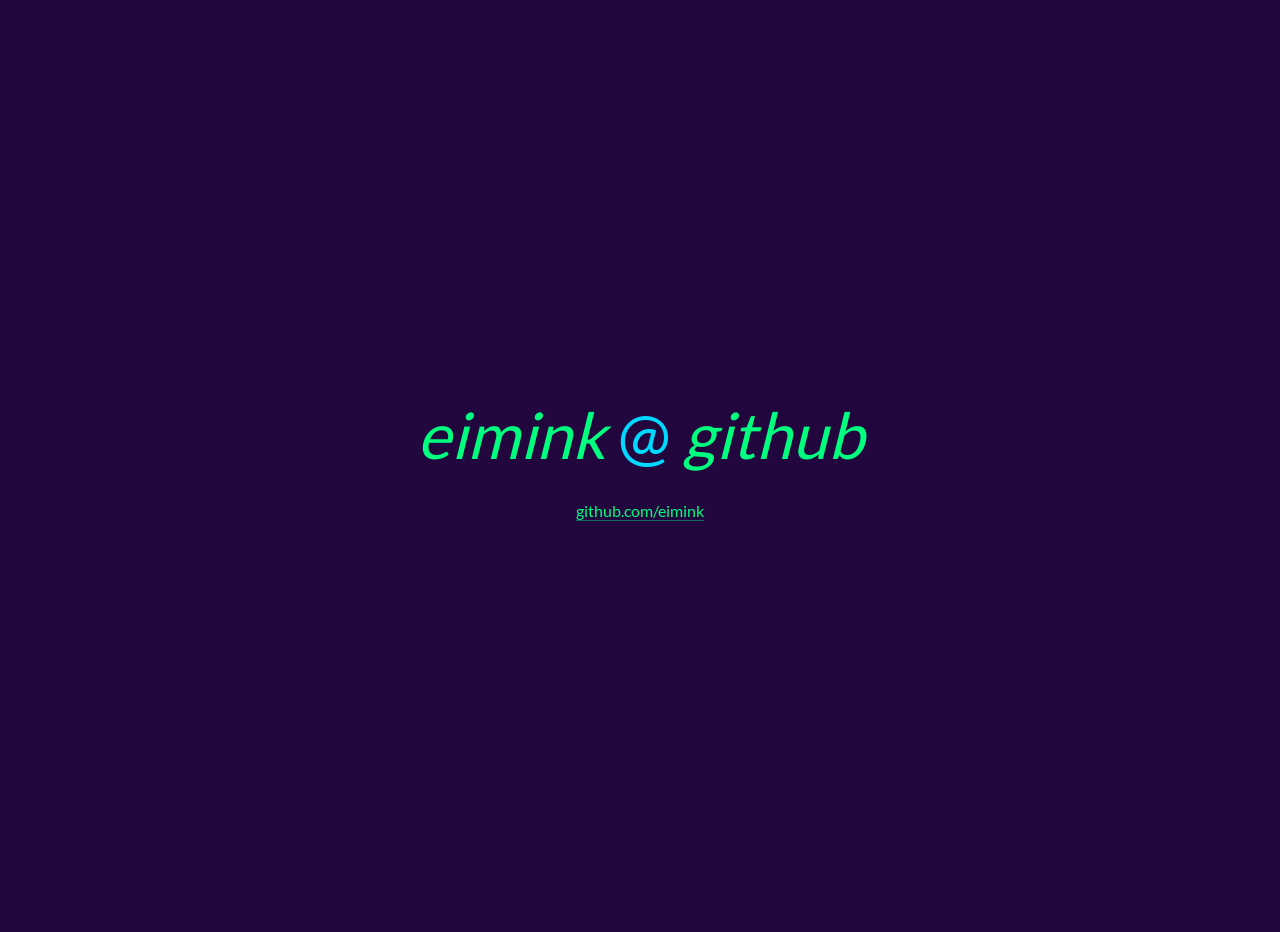
<file: index.html>
<!DOCTYPE html>
<html lang="en">
<head>
    <meta charset="UTF-8">
    <link rel="stylesheet" href="styles.css">
    <title>eimink</title>
    <meta name="description" content="eimink @ github">
    <meta name="viewport" content="width=device-width, initial-scale=1.0">
    <meta name="author" content="Tea Kauppinen">
</head>
<body class="body-background">
    <main class="landing">
        <h1 class="landing-title">eimink <span>@</span> github</h1>
        <p><a href="https://github.com/eimink">github.com/eimink</a></p>
    </main>
</body>
</html>
</file>
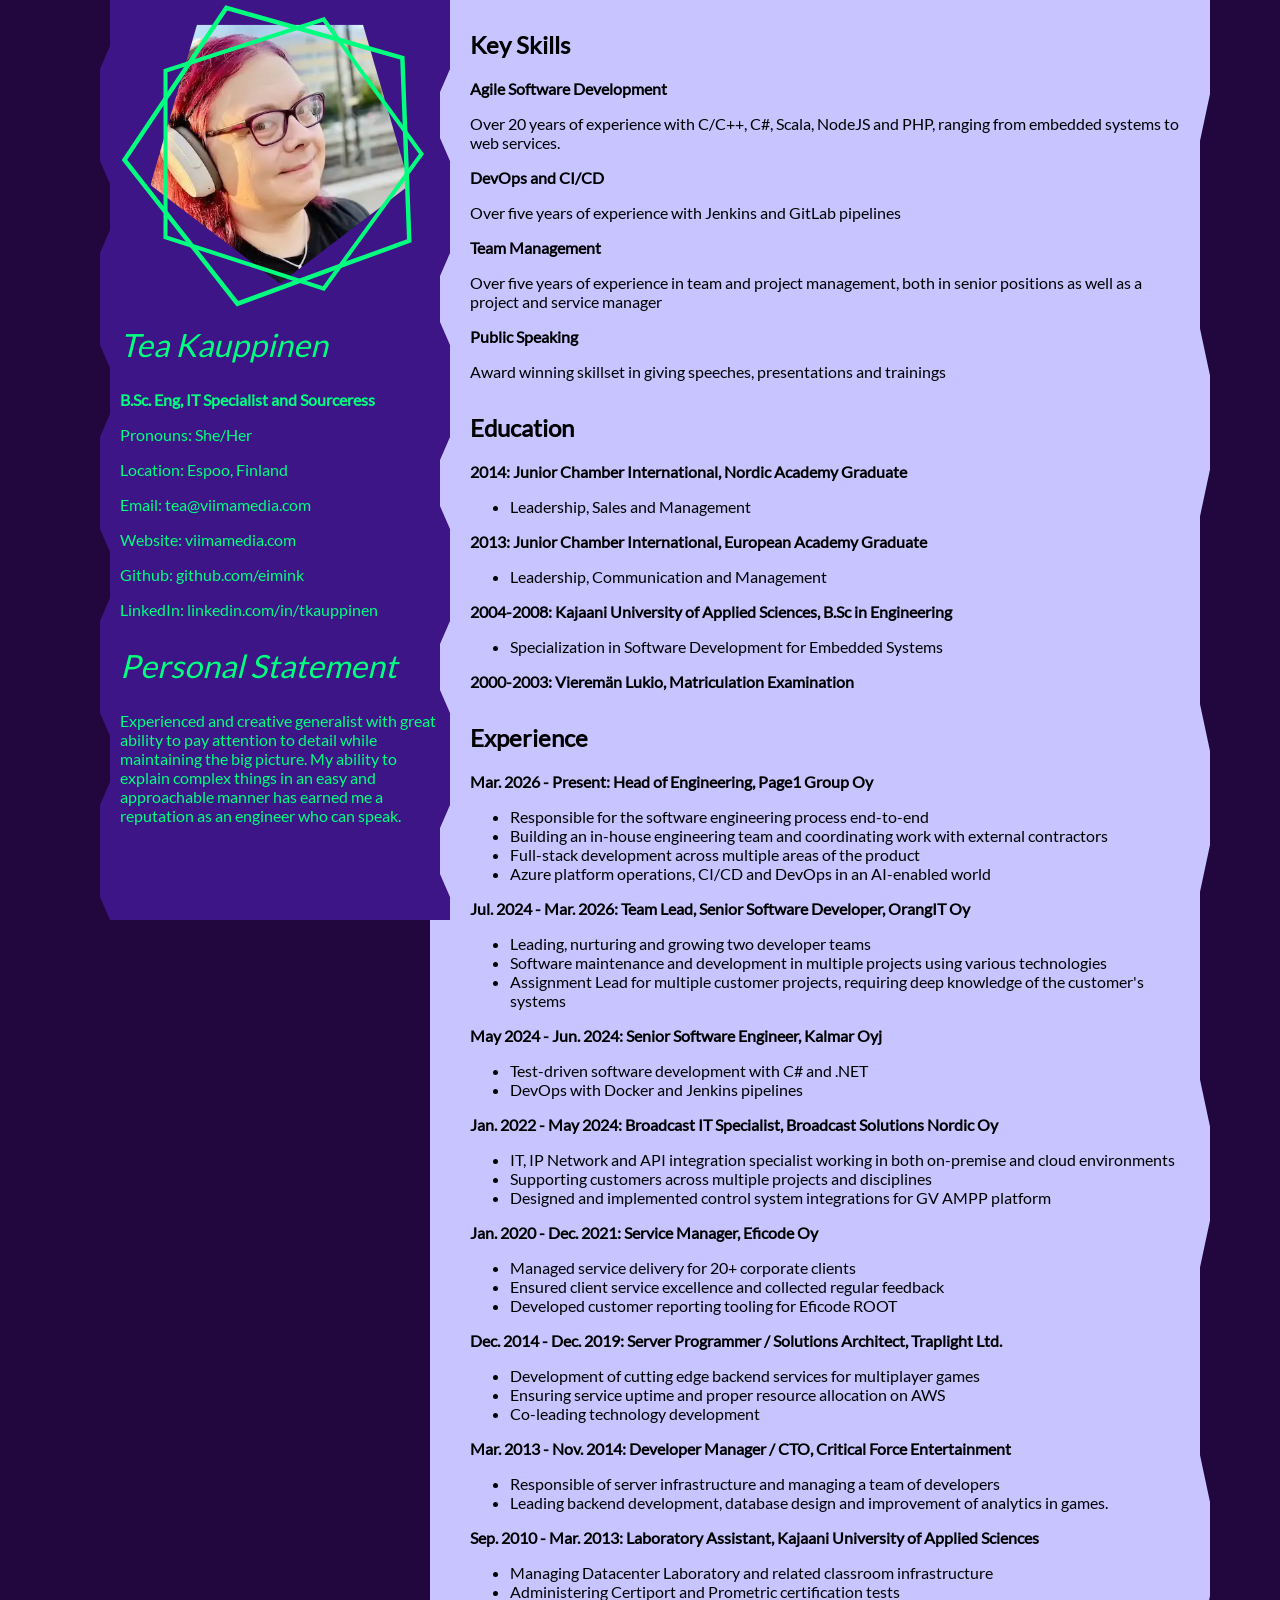
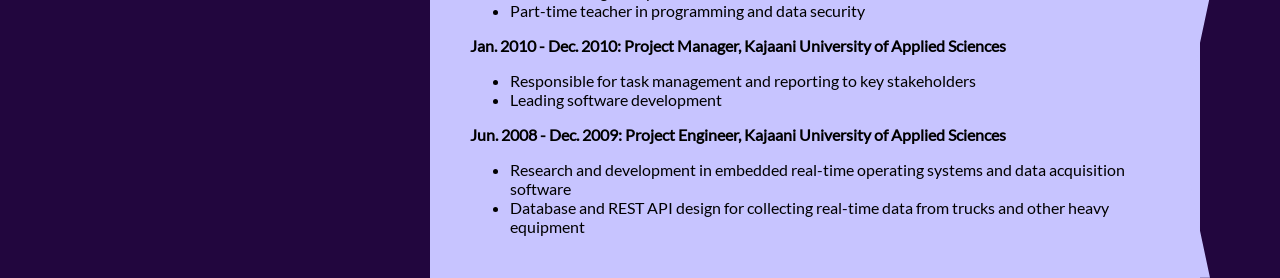
<file: cv.html>
<!DOCTYPE html>
<html lang="en" charset="UTF-8">
<head>
    <link rel="stylesheet" href="styles.css">
    <title>Tea Kauppinen - CV</title>
    <meta name="description" content="Tea Kauppinen's CV">
    <meta charset="UTF-8">
    <meta lang="en">
    <meta name="viewport" content="width=device-width, initial-scale=1.0">
    <meta name="author" content="Tea Kauppinen">
</head>
<body class="body-background">
    <div class="container">
        <div class="left-column left-background">
            <div class="polyline-border-left body-background"></div>
            <div class="polyline-border-right right-background"></div>
            <div class="image-container">
                <div class="pentagon-border-1"></div>
                <div class="pentagon-border-2"></div>
                <div class="image-profile">
                    <img src="./images/profilepic.webp" alt="Profile Picture">
                </div>

            </div>
            <div class="personal-details left-content">
                <h2>Tea Kauppinen</h2>
                <p class="title-bold">B.Sc. Eng, IT Specialist and Sourceress</p>
                <p>Pronouns: She/Her</p>
                <p>Location: Espoo, Finland</p>
                <p>Email: tea@viimamedia.com</p>
                <p>Website: viimamedia.com</p>
                <p>Github: github.com/eimink</p>
                <p>LinkedIn: linkedin.com/in/tkauppinen</p>
            </div>
            <div class="personal-statement left-content">
                <!-- Personal statement content -->
                <h2>Personal Statement</h2>
                <p>Experienced and creative generalist with great ability to pay attention to detail while maintaining the big picture. My ability to explain complex things in an easy and approachable manner has earned me a reputation as an engineer who can speak.</p>
            </div>
        </div>
        <div class="right-column right-background">
            <div class="polyline-border-right right-background"></div>
            <div class="content-section">
                <h2>Key Skills</h2>
                <p class="title-bold">Agile Software Development</p>
                <p>Over 20 years of experience with C/C++, C#, Scala, NodeJS and PHP, ranging from embedded systems to web services.</p>
                <p class="title-bold">DevOps and CI/CD</p>
                <p>Over five years of experience with Jenkins and GitLab pipelines</p>
                <p class="title-bold">Team Management</p>
                <p>Over five years of experience in team and project management, both in senior positions as well as a project and service manager</p>
                <p class="title-bold">Public Speaking</p>
                <p>Award winning skillset in giving speeches, presentations and trainings</p>
            </div>
            <div class="content-section">
                <h2>Education</h2>
                <p class="title-bold">2014: Junior Chamber International, Nordic Academy Graduate</p>
                <ul><li>Leadership, Sales and Management</li></ul>
                <p class="title-bold">2013: Junior Chamber International, European Academy Graduate</p>
                <ul><li>Leadership, Communication and Management</li></ul>
                <p class="title-bold">2004-2008: Kajaani University of Applied Sciences, B.Sc in Engineering</p>
                <ul><li>Specialization in Software Development for Embedded Systems</li></ul>
                <p class="title-bold">2000-2003: Vieremän Lukio, Matriculation Examination</p>
            </div>
            <div class="content-section">
                <h2>Experience</h2>
                <p class="title-bold">Mar. 2026 - Present: Head of Engineering, Page1 Group Oy</p>
                <ul>
                    <li>Responsible for the software engineering process end-to-end</li>
                    <li>Building an in-house engineering team and coordinating work with external contractors</li>
                    <li>Full-stack development across multiple areas of the product</li>
                    <li>Azure platform operations, CI/CD and DevOps in an AI-enabled world</li>
                </ul>
                <p class="title-bold">Jul. 2024 - Mar. 2026: Team Lead, Senior Software Developer, OrangIT Oy</p>
                <ul>
                    <li>Leading, nurturing and growing two developer teams</li>
                    <li>Software maintenance and development in multiple projects using various technologies</li>
                    <li>Assignment Lead for multiple customer projects, requiring deep knowledge of the customer's systems</li>
                </ul>
                <p class="title-bold">May 2024 - Jun. 2024: Senior Software Engineer, Kalmar Oyj</p>
                <ul>
                    <li>Test-driven software development with C# and .NET</li>
                    <li>DevOps with Docker and Jenkins pipelines</li>
                </ul>
                <p class="title-bold">Jan. 2022 - May 2024: Broadcast IT Specialist, Broadcast Solutions Nordic Oy</p>
                <ul>
                    <li>IT, IP Network and API integration specialist working in both on-premise and cloud environments</li>
                    <li>Supporting customers across multiple projects and disciplines</li>
                    <li>Designed and implemented control system integrations for GV AMPP platform</li>
                </ul>
                <p class="title-bold">Jan. 2020 - Dec. 2021: Service Manager, Eficode Oy</p>
                <ul>
                    <li>Managed service delivery for 20+ corporate clients</li>
                    <li>Ensured client service excellence and collected regular feedback</li>
                    <li>Developed customer reporting tooling for Eficode ROOT</li>
                </ul>
                <p class="title-bold">Dec. 2014 - Dec. 2019: Server Programmer / Solutions Architect, Traplight Ltd.</p>
                <ul>
                    <li>Development of cutting edge backend services for multiplayer games</li>
                    <li>Ensuring service uptime and proper resource allocation on AWS</li>
                    <li>Co-leading technology development</li>
                </ul>
                <p class="title-bold">Mar. 2013 - Nov. 2014: Developer Manager / CTO, Critical Force Entertainment</p>
                <ul>
                    <li>Responsible of server infrastructure and managing a team of developers</li>
                    <li>Leading backend development, database design and improvement of analytics in games.</li>
                </ul>
                <p class="title-bold">Sep. 2010 - Mar. 2013: Laboratory Assistant, Kajaani University of Applied Sciences</p>
                <ul>
                    <li>Managing Datacenter Laboratory and related classroom infrastructure</li>
                    <li>Administering Certiport and Prometric certification tests</li>
                    <li>Part-time teacher in programming and data security</li>
                </ul>
                <p class="title-bold">Jan. 2010 - Dec. 2010: Project Manager, Kajaani University of Applied Sciences</p>
                <ul>
                    <li>Responsible for task management and reporting to key stakeholders</li>
                    <li>Leading software development</li>
                </ul>
                <p class="title-bold">Jun. 2008 - Dec. 2009: Project Engineer, Kajaani University of Applied Sciences</p>
                <ul>
                    <li>Research and development in embedded real-time operating systems and data acquisition software</li>
                    <li>Database and REST API design for collecting real-time data from trucks and other heavy equipment</li>
                </ul>
            </div>
        </div>
    </div>
</body>
</html>
</file>
<file: styles.css>
:root {
    --left-width: 20rem;
    --right-width: calc(100% - var(--left-width) - 40px);
    --right-padding: 10px 10px 10px 40px;
}

@media screen and (max-width: 643px) {
    :root {
        --left-width: 12rem;
        --right-width: calc(100% - var(--left-width) - 30px);
        --right-padding: 10px 10px 10px 30px;
    }
}
   
/* lato-regular - latin */
@font-face {
    font-display: swap; /* Check https://developer.mozilla.org/en-US/docs/Web/CSS/@font-face/font-display for other options. */
    font-family: 'Lato';
    font-style: normal;
    font-weight: 400;
    src: url('/fonts/lato-v24-latin-regular.woff2') format('woff2'); /* Chrome 36+, Opera 23+, Firefox 39+, Safari 12+, iOS 10+ */
  }

@keyframes colorPulse {
    0% { background-color: springgreen; }
    50% { background-color: #00d9ff; }
    100% { background-color: springgreen; }
}

@keyframes rotate {
    from { transform: translate(-50%, -55%) rotate(0deg); }
    to { transform: translate(-50%, -55%) rotate(360deg); }
}

@keyframes rotateAlt {
    from { transform: translate(-50%, -55%) scale(1.1) rotate(360deg); }
    to { transform: translate(-50%, -55%) scale(1.1) rotate(0deg); }
}

html, body {
    margin: 0;
    font-family: "Lato", sans-serif;
    font-weight: 400;
    background-color: #000;
}

.body-background {
    background-color: #22063e;
}

.right-background {
    background-color: #c7c4ff;
}

.left-background {
    background-color: #3E1586;
}

.container {
    display: flex;
    max-width: 1080px;
    margin: 0 auto;
    min-height: 100vh;
    position: relative;
}

.left-column {
    position: fixed;
    height: 100vh;
    width: var(--left-width);
    overflow-y: auto;
    overflow-x: overlay;
    padding: 10px 10px 10px 20px;
    color: springgreen;
    z-index: 1;
}

.left-column h2 {
    font-family: "Lato", sans-serif;
    font-weight: 400;
    font-style: italic;
    font-size: 2em;
}

.polyline-border-right {
    position: absolute;
    right: -10px;
    top: 0;
    width: 20px;
    height: 100%;
    clip-path: polygon(
        50% 0%, 100% 0%,
        100% 5%, 0% 10%,
        0% 15%, 100% 20%,
        100% 25%, 0% 30%,
        0% 35%, 100% 40%,
        100% 45%, 0% 50%,
        0% 55%, 100% 60%,
        100% 65%, 0% 70%,
        0% 75%, 100% 80%,
        100% 85%, 0% 90%,
        0% 95%, 100% 100%,
        50% 100%
    );
}

.polyline-border-left {
    position: absolute;
    left: -10px;
    top: 0;
    width: 20px;
    height: 100%;
    clip-path: polygon(
        50% 0%, 100% 0%,
        100% 5%, 0% 10%,
        0% 15%, 100% 20%,
        100% 25%, 0% 30%,
        0% 35%, 100% 40%,
        100% 45%, 0% 50%,
        0% 55%, 100% 60%,
        100% 65%, 0% 70%,
        0% 75%, 100% 80%,
        100% 85%, 0% 90%,
        0% 95%, 100% 100%,
        50% 100%
    );
}

.right-column {
    left: calc(var(--left-width) + 10px);
    width: var(--right-width);
    position: relative;
    padding: var(--right-padding);
}

.image-container {
    position: relative;
    width: 90%;
    padding-top: 90%;
    margin: 0 auto;
}

.pentagon-border-1 {
    position: absolute;
    top: 50%;
    left: 50%;
    transform-origin: center;
    transform: translate(-50%, -50%) rotate(0deg);
    width:100%;
    height: 100%;
    aspect-ratio: 1;
    z-index: 2;
    background: springgreen;
    clip-path: polygon(100% 50%,65.45% 97.55%,9.55% 79.39%,9.55% 20.61%,65.45% 2.45%,100% 50%,calc(65.45% - 1.55px) calc(2.45% - -4.76px),calc(9.55% - -4.05px) calc(20.61% - -2.94px),calc(9.55% - -4.05px) calc(79.39% - 2.94px),calc(65.45% - 1.55px) calc(97.55% - 4.76px),calc(100% - 5px) calc(50% - 0px),calc(65.45% - 1.55px) calc(2.45% - -4.76px));
    animation: 
        colorPulse 4s ease-in-out infinite,
        rotate 20s linear infinite;
}

.pentagon-border-2 {
    position: absolute;
    top: 50%;
    left: 50%;
    transform-origin: center;
    transform: translate(-50%, -50%) scale(1.1) rotate(360deg);
    width: 100%;
    height: 100%;
    aspect-ratio: 1;
    z-index: 3;
    background: springgreen;
    clip-path: polygon(91.53% 77.84%,36.35% 98.1%,0.04% 51.88%,32.77% 3.06%,89.31% 19.11%,91.53% 77.84%,calc(89.31% - 3.93px) calc(19.11% - -3.09px),calc(32.77% - -1.72px) calc(3.06% - -4.69px),calc(0.04% - -5px) calc(51.88% - 0.19px),calc(36.35% - -1.36px) calc(98.1% - 4.81px),calc(91.53% - 4.15px) calc(77.84% - 2.78px),calc(89.31% - 3.93px) calc(19.11% - -3.09px));
    animation: 
        colorPulse 4s ease-in-out infinite,
        rotateAlt 20s linear infinite;
}

.image-profile {
    position: absolute;
    top: 50%;
    left: 50%;
    transform: translate(-50%, -50%);
    width: 90%;
    height: 90%;
    clip-path: polygon(50% 100%, 100% 62%, 82% 0%, 18% 0%, 0% 62%);
    overflow: hidden;
    z-index: 1;
}

.image-profile img {
    width: 100%;
    height: 100%;
    object-fit: cover;
}

.title-bold {
    font-weight: 800;
}

.content-section {
    margin-bottom: 2em;
    width: 99%;
}

.landing {
    min-height: 100vh;
    display: flex;
    flex-direction: column;
    align-items: center;
    justify-content: center;
    gap: 0.75rem;
    padding: 1rem;
    text-align: center;
    color: springgreen;
}

.landing-title {
    margin: 0;
    font-weight: 400;
    font-style: italic;
    font-size: clamp(2rem, 8vw, 4rem);
}

.landing-title span {
    font-style: normal;
    color: #00d9ff;
}

.landing a {
    color: springgreen;
    text-decoration: none;
    border-bottom: 1px solid rgba(0, 255, 127, 0.4);
}

.landing a:hover {
    color: #00d9ff;
    border-bottom-color: #00d9ff;
}
</file>
